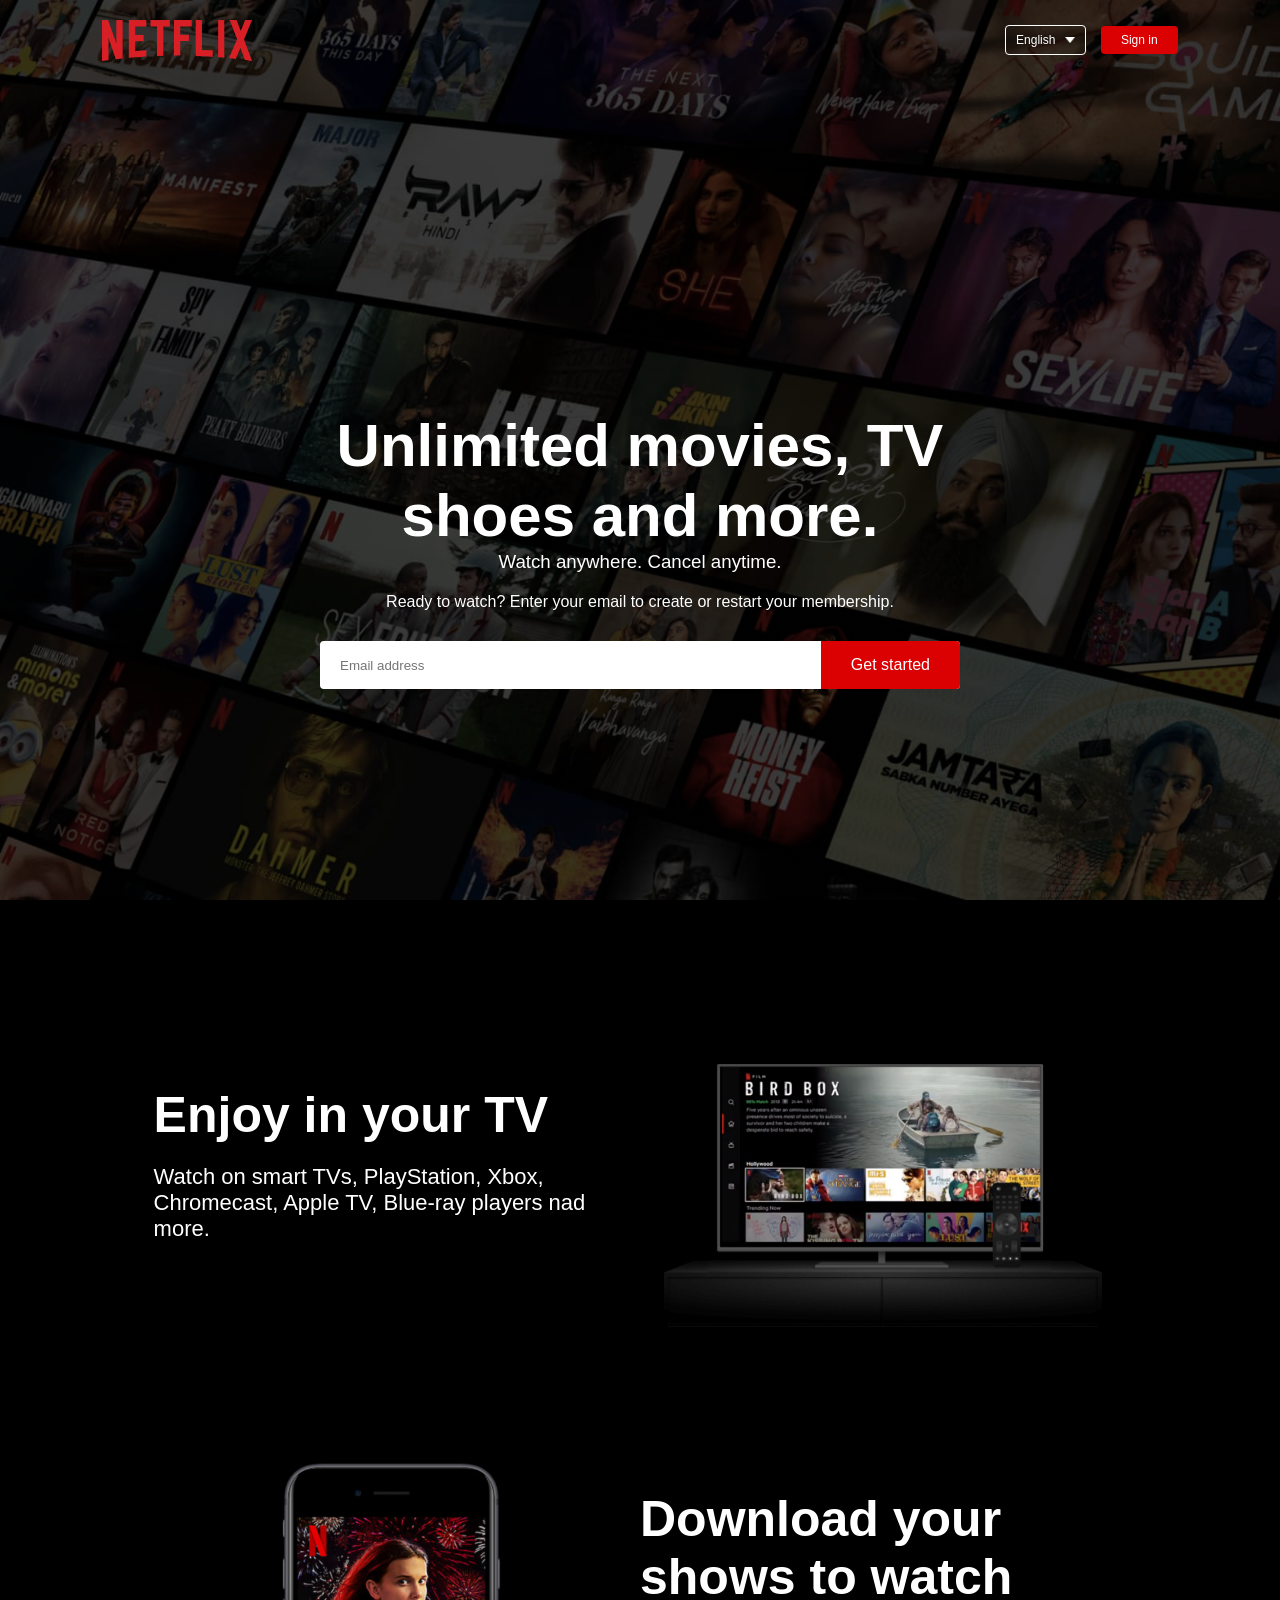
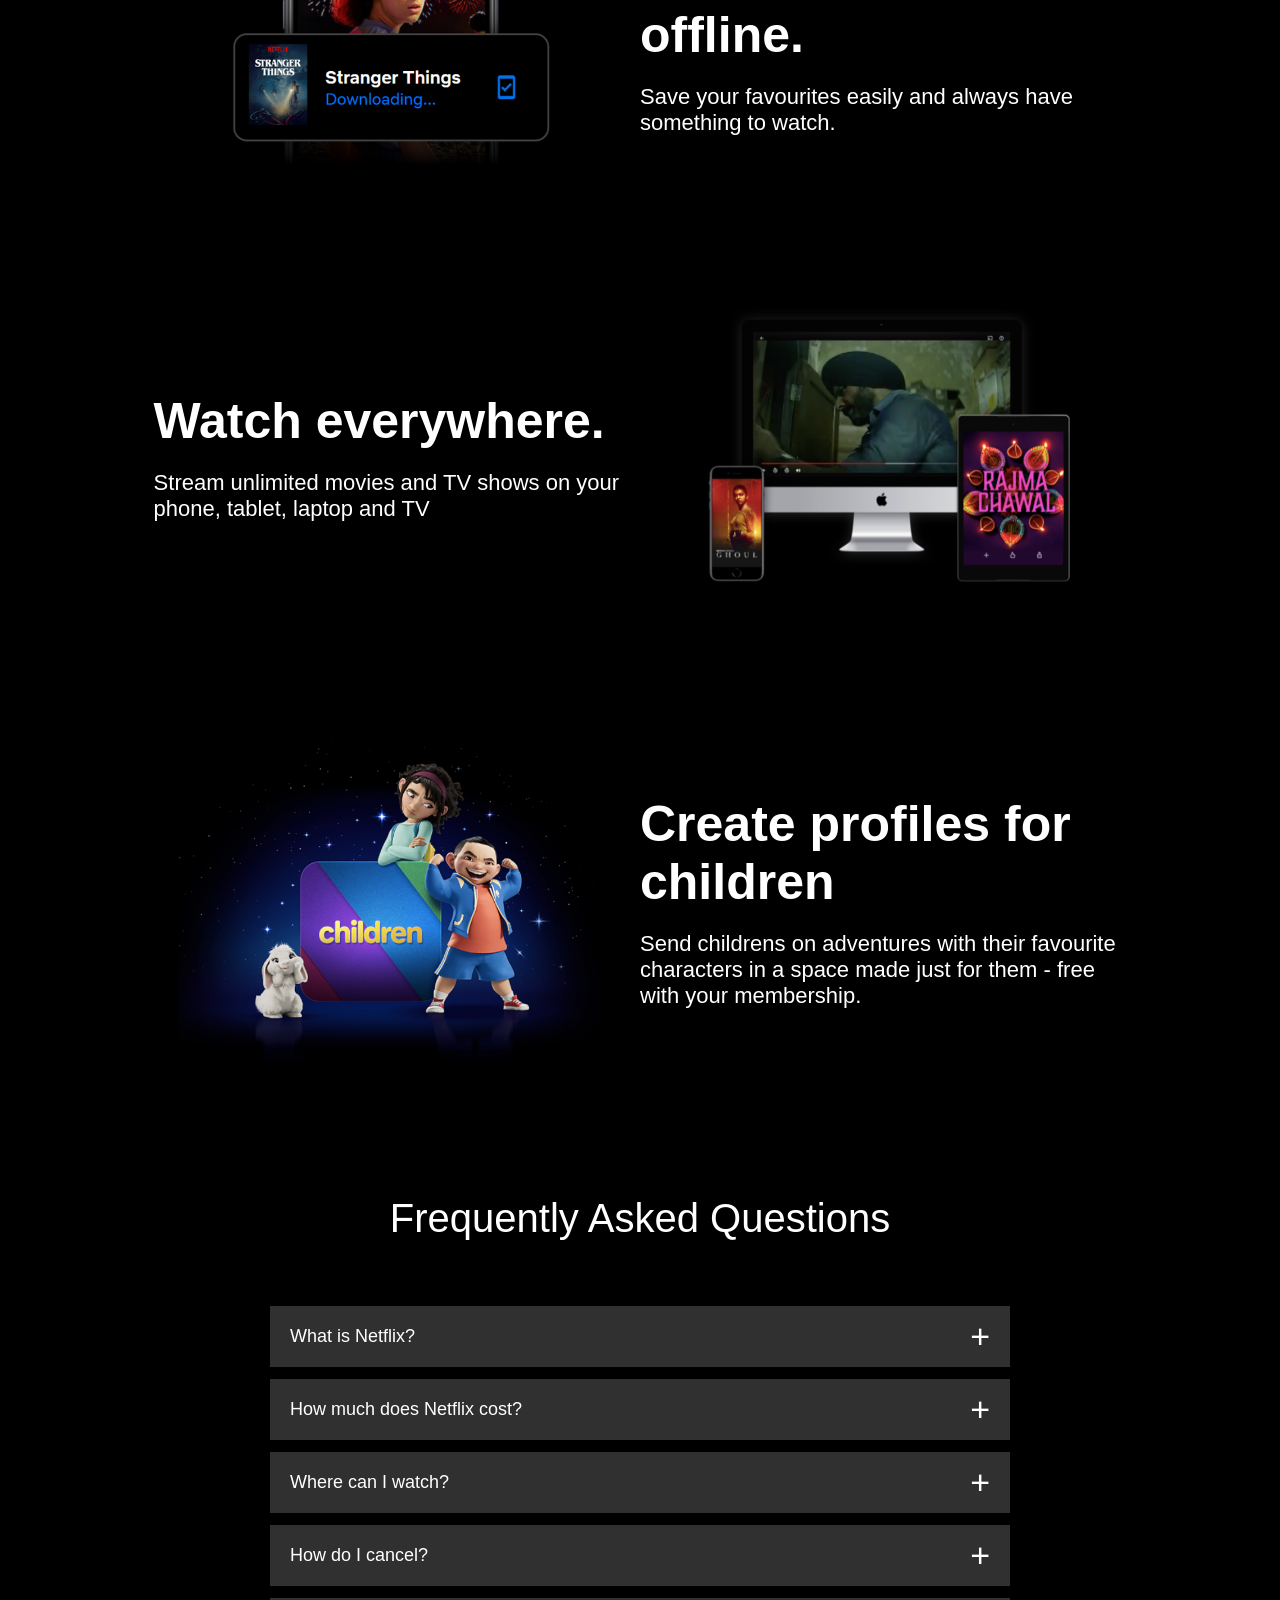
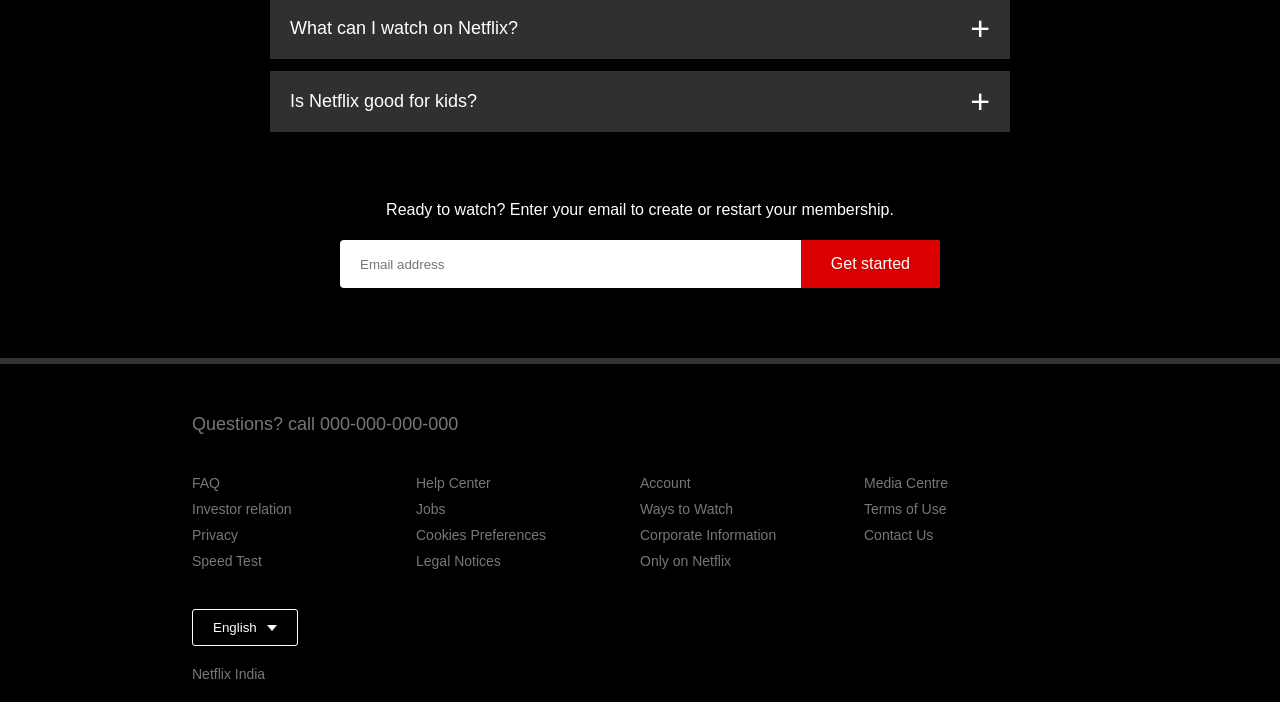
<file: Netflix-clone/index.html>
<!DOCTYPE html>
<html lang="en">

<head>
    <meta charset="UTF-8">
    <meta name="viewport" content="width=device-width, initial-scale=1.0">
    <title>Netflix Clone</title>
    <link rel="stylesheet" href="style.css">
</head>

<body>

    <div class="header">
        <nav>
            <img src="images/logo.png" class="logo">
            <div>
                <button class="language-btn">English <img src="images/down-icon.png"></button>
                <button>Sign in</button>
            </div>
        </nav>
        <div class="header-content">
            <h1>Unlimited movies, TV shoes and more.</h1>
            <h3>Watch anywhere. Cancel anytime.</h3>
            <p>Ready to watch? Enter your email to create or restart your membership.</p>
            <form class="email-signup">
                <input type="email" placeholder="Email address" required>
                <button type="submit">Get started</button>
            </form>
        </div>
    </div>

    <div class="features">
        <div class="row">
            <div class="text-col">
                <h2>Enjoy in your TV</h2>
                <p>Watch on smart TVs, PlayStation, Xbox, Chromecast, Apple TV, Blue-ray players nad more.</p>
            </div>
            <div class="img-col">
                <img src="images/feature-1.png">
            </div>
        </div>
        <div class="row">
            <div class="img-col">
                <img src="images/feature-2.png">
            </div>
            <div class="text-col">
                <h2>Download your shows to watch offline.</h2>
                <p>Save your favourites easily and always have something to watch.</p>
            </div>
        </div>
        <div class="row">
            <div class="text-col">
                <h2>Watch everywhere.</h2>
                <p>Stream unlimited movies and TV shows on your phone, tablet, laptop and TV</p>
            </div>
            <div class="img-col">
                <img src="images/feature-3.png">
            </div>
        </div>
        <div class="row">
            <div class="img-col">
                <img src="images/feature-4.png">
            </div>
            <div class="text-col">
                <h2>Create profiles for children </h2>
                <p>Send childrens on adventures with their favourite characters in a space made just for them - free
                    with your membership.</p>
            </div>
        </div>
    </div>

    <div class="faq">
        <h2>Frequently Asked Questions</h2>
        <ul class="accordion">
            <li>
                <input type="radio" name="accordion" id="first">
                <label for="first">What is Netflix?</label>
                <div class="content">
                    <p>Lorem, ipsum dolor sit amet consectetur adipisicing elit. Deleniti et culpa, eius rerum possimus
                        provident accusantium nulla aliquid explicabo in! Aliquam, illo. Minus odit tempora, commodi
                        beatae voluptate quidem enim?</p>
                </div>
            </li>
            <li>
                <input type="radio" name="accordion" id="second">
                <label for="second">How much does Netflix cost?</label>
                <div class="content">
                    <p>Lorem ipsum dolor sit amet consectetur adipisicing elit. Labore ad architecto rerum, doloribus
                        inventore consectetur, voluptatem tenetur eveniet iure minima quia hic tempore harum laborum
                        officiis delectus itaque numquam pariatur.</p>
                </div>
            </li>
            <li>
                <input type="radio" name="accordion" id="third">
                <label for="third">Where can I watch?</label>
                <div class="content">
                    <p>Lorem ipsum dolor sit amet consectetur adipisicing elit. Numquam eius nam nemo reiciendis eveniet
                        tenetur odit, sint nostrum ratione id quas ea omnis possimus consequuntur natus laborum minus
                        maxime error.</p>
                </div>
            </li>
            <li>
                <input type="radio" name="accordion" id="fourth">
                <label for="fourth">How do I cancel?</label>
                <div class="content">
                    <p>Lorem ipsum dolor sit amet consectetur adipisicing elit. Quisquam nam deserunt laudantium quis
                        voluptatibus quo tempora. Sed ut eum, facere amet reiciendis labore alias vitae, nobis libero
                        animi cupiditate inventore!</p>
                </div>
            </li>
            <li>
                <input type="radio" name="accordion" id="fifth">
                <label for="fifth">What can I watch on Netflix?</label>
                <div class="content">
                    <p>Lorem ipsum dolor sit amet consectetur adipisicing elit. Quisquam eos omnis veritatis, rem
                        consequatur minus error officiis iure id! Expedita doloribus cumque officia impedit facere odit
                        voluptatem eaque tempora facilis?</p>
                </div>
            </li>
            <li>
                <input type="radio" name="accordion" id="sixth">
                <label for="sixth">Is Netflix good for kids?</label>
                <div class="content">
                    <p>Lorem ipsum dolor, sit amet consectetur adipisicing elit. Vitae suscipit doloribus deserunt
                        architecto iusto ut voluptates ipsa in eos sint quibusdam distinctio voluptatibus, repellat,
                        reiciendis tempore natus doloremque dicta. Eveniet!</p>
                </div>
            </li>
        </ul>

        <small>
            Ready to watch? Enter your email to create or restart your membership.
        </small>
        <form class="email-signup">
            <input type="email" placeholder="Email address" required>
            <button type="submit">Get started</button>
        </form>
    </div>

    <div class="footer">
        <h2>Questions? call 000-000-000-000</h2>

        <div class="row">
            <div class="col">
                <a href="#">FAQ</a>
                <a href="#">Investor relation</a>
                <a href="#">Privacy</a>
                <a href="#">Speed Test</a>
            </div>
            <div class="col">
                <a href="#">Help Center</a>
                <a href="#">Jobs</a>
                <a href="#">Cookies Preferences</a>
                <a href="#">Legal Notices</a>
            </div>
            <div class="col">
                <a href="#">Account</a>
                <a href="#">Ways to Watch</a>
                <a href="#">Corporate Information</a>
                <a href="#">Only on Netflix</a>
            </div>
            <div class="col">
                <a href="#">Media Centre</a>
                <a href="#">Terms of Use</a>
                <a href="#">Contact Us</a>
            </div>
        </div>
        <button class="language-btn">English <img src="images/down-icon.png"></button>
        <p class="copyright-txt">Netflix India</p>
    </div>

</body>

</html>
</file>
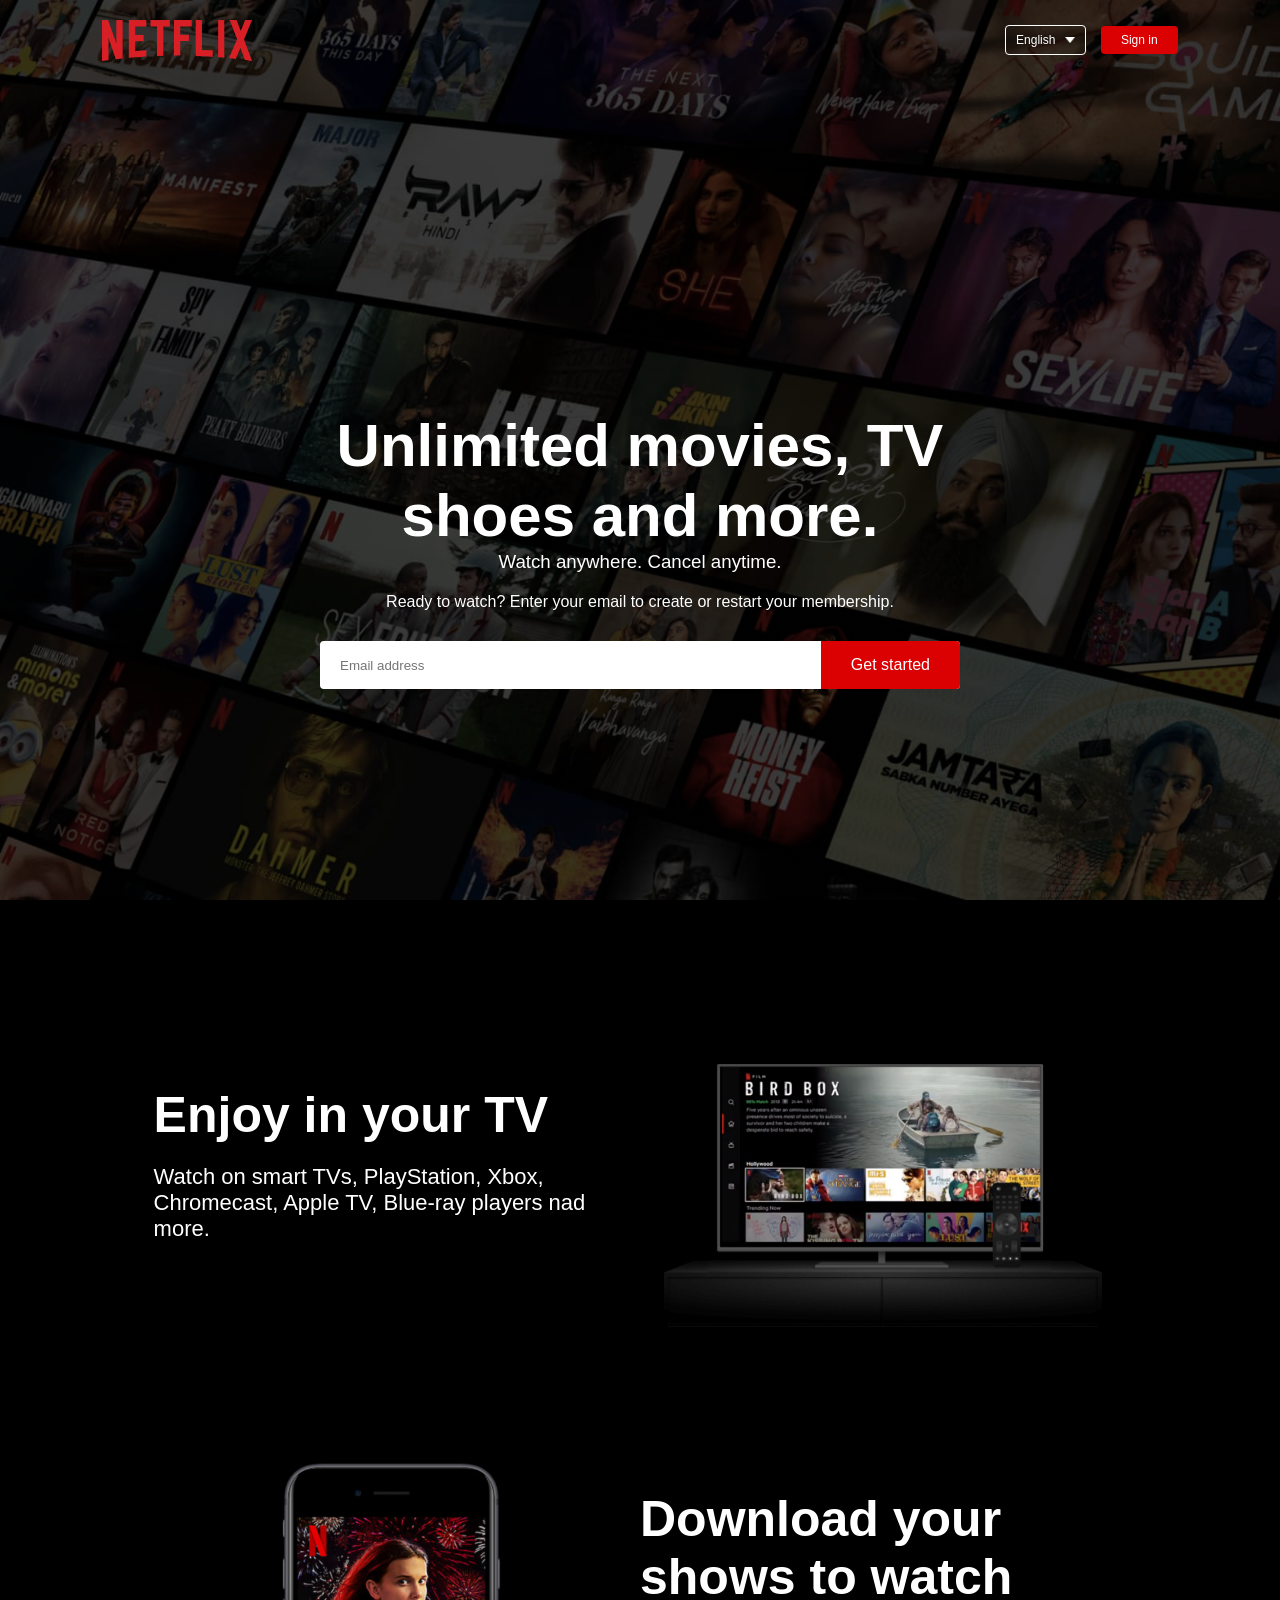
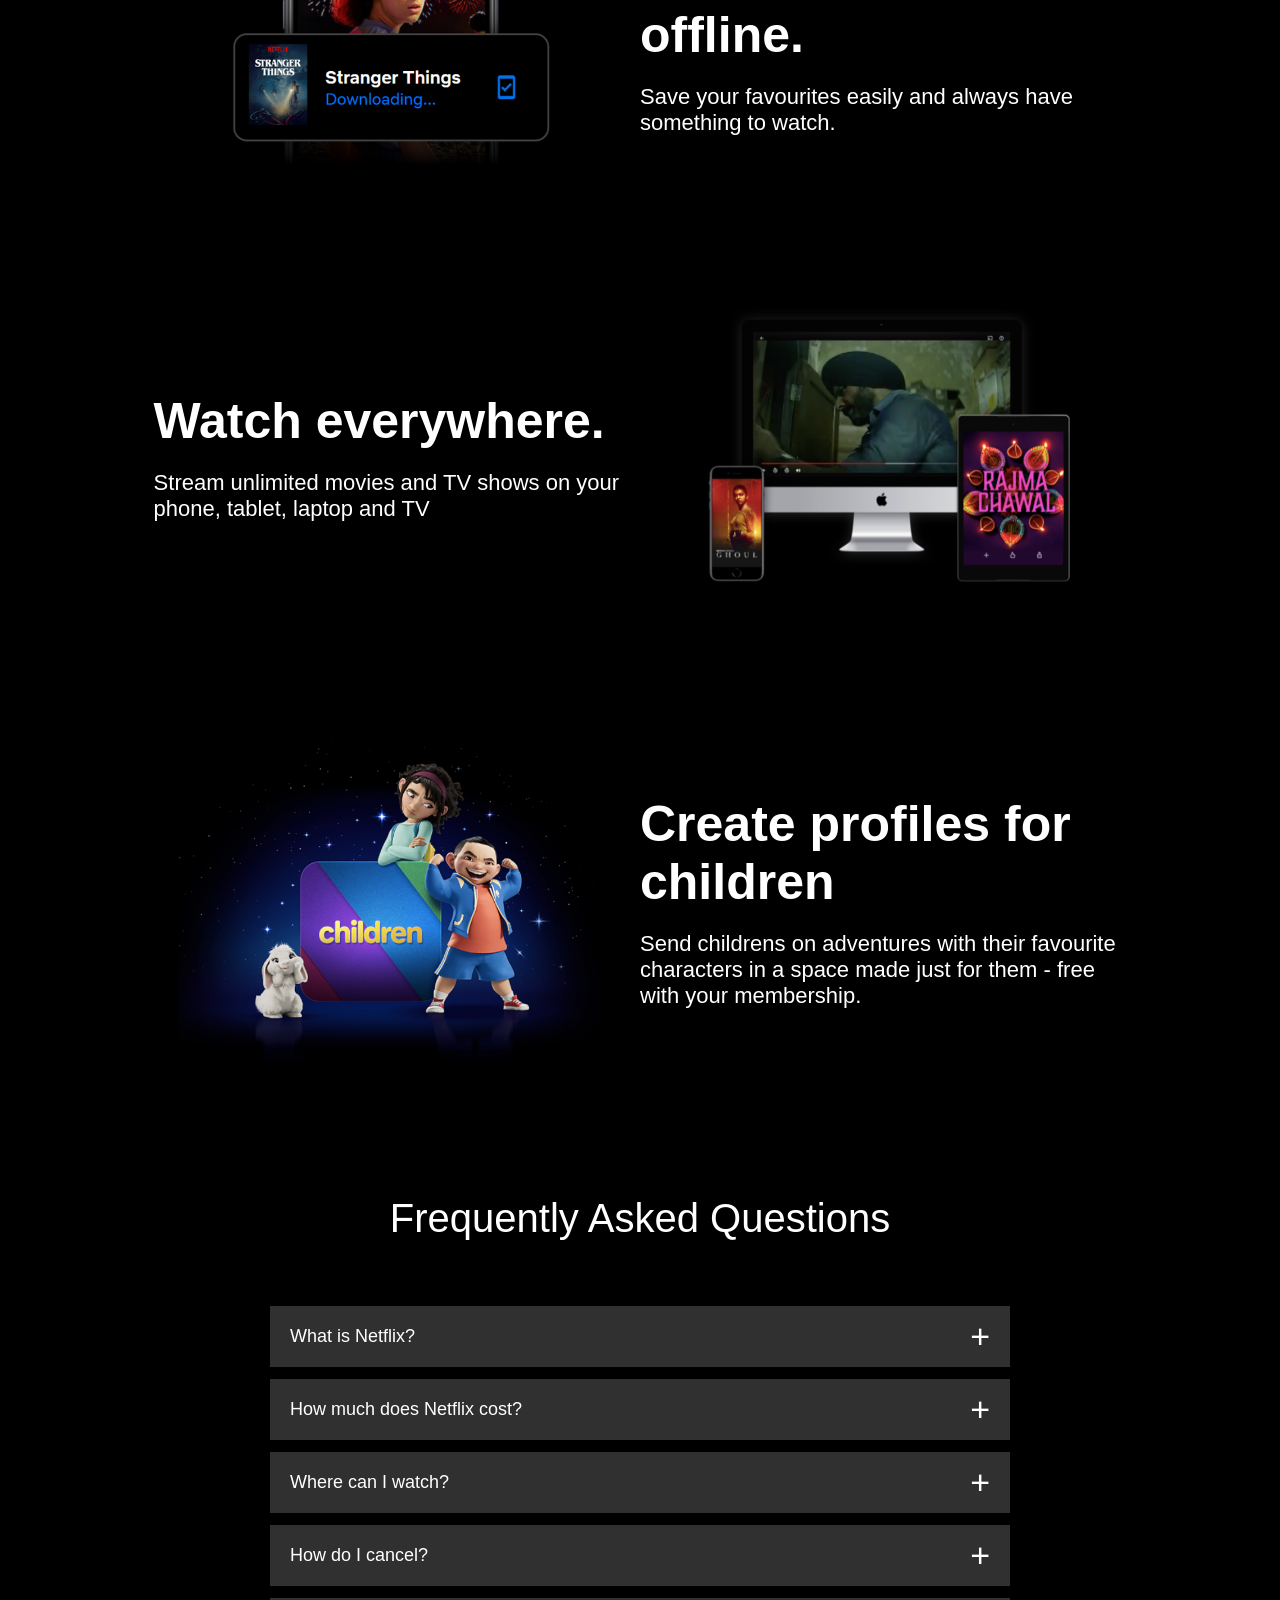
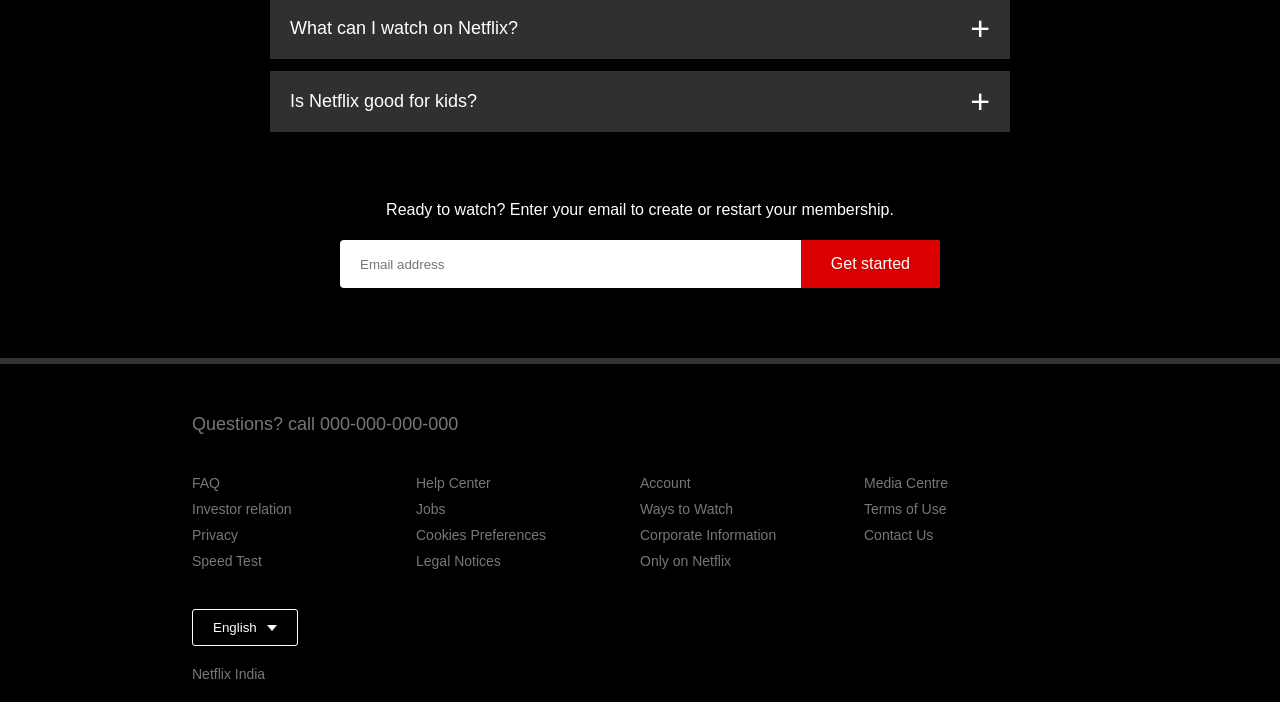
<file: HTML-CSS/3_Netflix-clone/index.html>
<!doctype html>
<html lang="en">
  <head>
    <meta charset="UTF-8" />
    <meta name="viewport" content="width=device-width, initial-scale=1.0" />
    <title>Netflix Clone</title>
    <link rel="stylesheet" href="style.css" />
  </head>

  <body>
    <div class="header">
      <nav>
        <img src="images/logo.png" class="logo" />
        <div>
          <button class="language-btn">
            English <img src="images/down-icon.png" />
          </button>
          <button>Sign in</button>
        </div>
      </nav>
      <div class="header-content">
        <h1>Unlimited movies, TV shoes and more.</h1>
        <h3>Watch anywhere. Cancel anytime.</h3>
        <p>
          Ready to watch? Enter your email to create or restart your membership.
        </p>
        <form class="email-signup">
          <input type="email" placeholder="Email address" required />
          <button type="submit">Get started</button>
        </form>
      </div>
    </div>

    <div class="features">
      <div class="row">
        <div class="text-col">
          <h2>Enjoy in your TV</h2>
          <p>
            Watch on smart TVs, PlayStation, Xbox, Chromecast, Apple TV,
            Blue-ray players nad more.
          </p>
        </div>
        <div class="img-col">
          <img src="images/feature-1.png" />
        </div>
      </div>
      <div class="row">
        <div class="img-col">
          <img src="images/feature-2.png" />
        </div>
        <div class="text-col">
          <h2>Download your shows to watch offline.</h2>
          <p>Save your favourites easily and always have something to watch.</p>
        </div>
      </div>
      <div class="row">
        <div class="text-col">
          <h2>Watch everywhere.</h2>
          <p>
            Stream unlimited movies and TV shows on your phone, tablet, laptop
            and TV
          </p>
        </div>
        <div class="img-col">
          <img src="images/feature-3.png" />
        </div>
      </div>
      <div class="row">
        <div class="img-col">
          <img src="images/feature-4.png" />
        </div>
        <div class="text-col">
          <h2>Create profiles for children</h2>
          <p>
            Send childrens on adventures with their favourite characters in a
            space made just for them - free with your membership.
          </p>
        </div>
      </div>
    </div>

    <div class="faq">
      <h2>Frequently Asked Questions</h2>
      <ul class="accordion">
        <li>
          <input type="radio" name="accordion" id="first" />
          <label for="first">What is Netflix?</label>
          <div class="content">
            <p>
              Lorem, ipsum dolor sit amet consectetur adipisicing elit. Deleniti
              et culpa, eius rerum possimus provident accusantium nulla aliquid
              explicabo in! Aliquam, illo. Minus odit tempora, commodi beatae
              voluptate quidem enim?
            </p>
          </div>
        </li>
        <li>
          <input type="radio" name="accordion" id="second" />
          <label for="second">How much does Netflix cost?</label>
          <div class="content">
            <p>
              Lorem ipsum dolor sit amet consectetur adipisicing elit. Labore ad
              architecto rerum, doloribus inventore consectetur, voluptatem
              tenetur eveniet iure minima quia hic tempore harum laborum
              officiis delectus itaque numquam pariatur.
            </p>
          </div>
        </li>
        <li>
          <input type="radio" name="accordion" id="third" />
          <label for="third">Where can I watch?</label>
          <div class="content">
            <p>
              Lorem ipsum dolor sit amet consectetur adipisicing elit. Numquam
              eius nam nemo reiciendis eveniet tenetur odit, sint nostrum
              ratione id quas ea omnis possimus consequuntur natus laborum minus
              maxime error.
            </p>
          </div>
        </li>
        <li>
          <input type="radio" name="accordion" id="fourth" />
          <label for="fourth">How do I cancel?</label>
          <div class="content">
            <p>
              Lorem ipsum dolor sit amet consectetur adipisicing elit. Quisquam
              nam deserunt laudantium quis voluptatibus quo tempora. Sed ut eum,
              facere amet reiciendis labore alias vitae, nobis libero animi
              cupiditate inventore!
            </p>
          </div>
        </li>
        <li>
          <input type="radio" name="accordion" id="fifth" />
          <label for="fifth">What can I watch on Netflix?</label>
          <div class="content">
            <p>
              Lorem ipsum dolor sit amet consectetur adipisicing elit. Quisquam
              eos omnis veritatis, rem consequatur minus error officiis iure id!
              Expedita doloribus cumque officia impedit facere odit voluptatem
              eaque tempora facilis?
            </p>
          </div>
        </li>
        <li>
          <input type="radio" name="accordion" id="sixth" />
          <label for="sixth">Is Netflix good for kids?</label>
          <div class="content">
            <p>
              Lorem ipsum dolor, sit amet consectetur adipisicing elit. Vitae
              suscipit doloribus deserunt architecto iusto ut voluptates ipsa in
              eos sint quibusdam distinctio voluptatibus, repellat, reiciendis
              tempore natus doloremque dicta. Eveniet!
            </p>
          </div>
        </li>
      </ul>

      <small>
        Ready to watch? Enter your email to create or restart your membership.
      </small>
      <form class="email-signup">
        <input type="email" placeholder="Email address" required />
        <button type="submit">Get started</button>
      </form>
    </div>

    <div class="footer">
      <h2>Questions? call 000-000-000-000</h2>

      <div class="row">
        <div class="col">
          <a href="#">FAQ</a>
          <a href="#">Investor relation</a>
          <a href="#">Privacy</a>
          <a href="#">Speed Test</a>
        </div>
        <div class="col">
          <a href="#">Help Center</a>
          <a href="#">Jobs</a>
          <a href="#">Cookies Preferences</a>
          <a href="#">Legal Notices</a>
        </div>
        <div class="col">
          <a href="#">Account</a>
          <a href="#">Ways to Watch</a>
          <a href="#">Corporate Information</a>
          <a href="#">Only on Netflix</a>
        </div>
        <div class="col">
          <a href="#">Media Centre</a>
          <a href="#">Terms of Use</a>
          <a href="#">Contact Us</a>
        </div>
      </div>
      <button class="language-btn">
        English <img src="images/down-icon.png" />
      </button>
      <p class="copyright-txt">Netflix India</p>
    </div>
  </body>
</html>
</file>
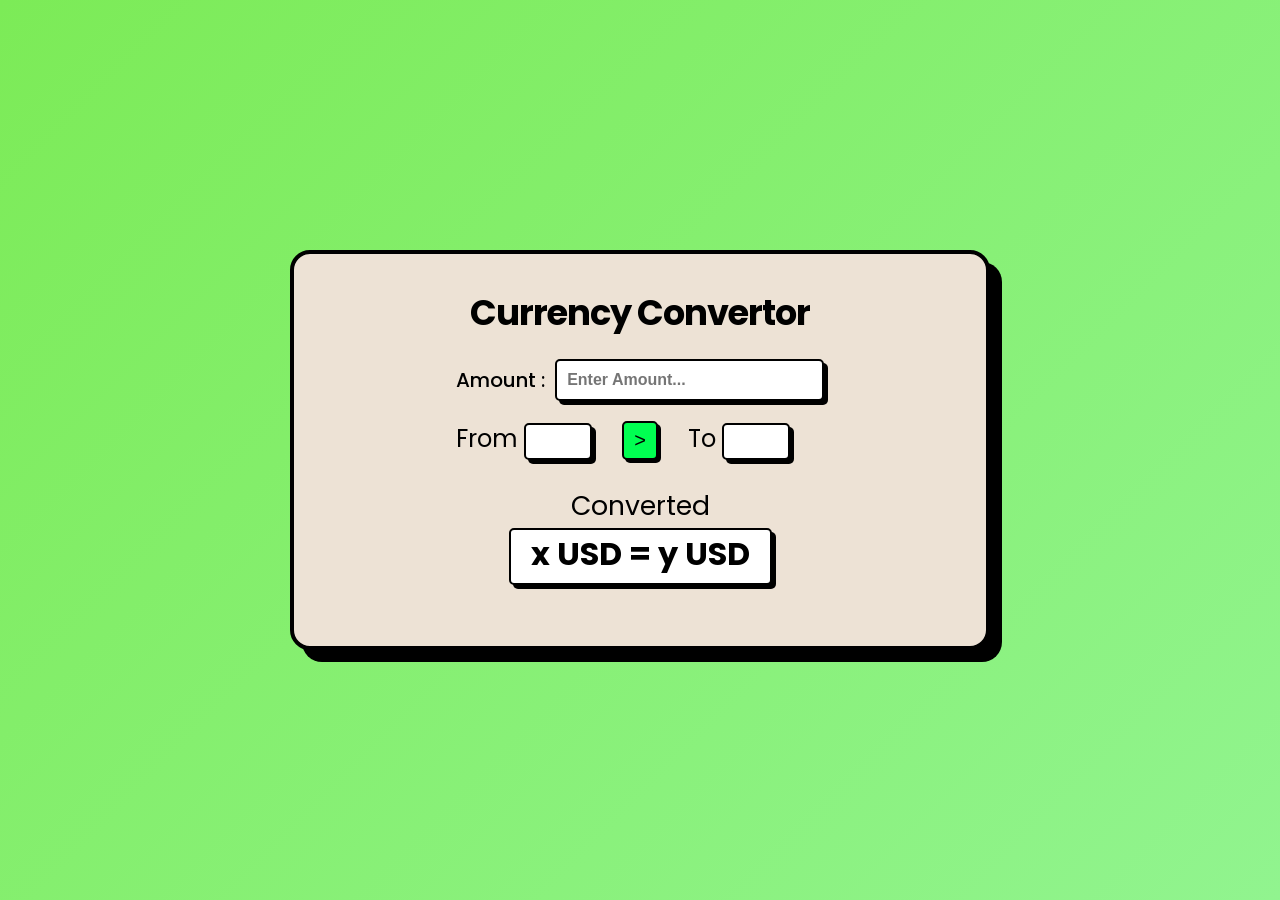
<file: JAVA-SCRIPT/Currency-Convertor/index.html>
<!doctype html>
<html lang="en">
  <head>
    <meta charset="UTF-8" />
    <meta name="viewport" content="width=device-width, initial-scale=1.0" />
    <title>Currency Convertor</title>
    <link rel="stylesheet" href="style.css" />
  </head>
  <body>
    <div class="container" id="container">
      <h1>Currency Convertor</h1>

      <div class="conversion-form">
        <form id="currency-form">
          <div class="from-amount">
            <label for="from-input">Amount :</label>
            <input
              type="number"
              id="from-input"
              placeholder="Enter Amount..."
              required
            />
          </div>

          <div class="convertor">
            <div class="from-container">
              <label for="from-dropdown">From</label>
              <select id="from-dropdown"></select>
            </div>

            <button type="submit" id="submit-btn">></button>

            <div class="to-container">
              <label for="to-dropdown">To</label>
              <select id="to-dropdown"></select>
            </div>
          </div>
        </form>

        <div class="converted-amount">
          <small>Converted</small>
          <h4><span id="converted">x USD = y USD</span></h4>
        </div>
      </div>
    </div>

    <script src="script.js"></script>
  </body>
</html>
</file>
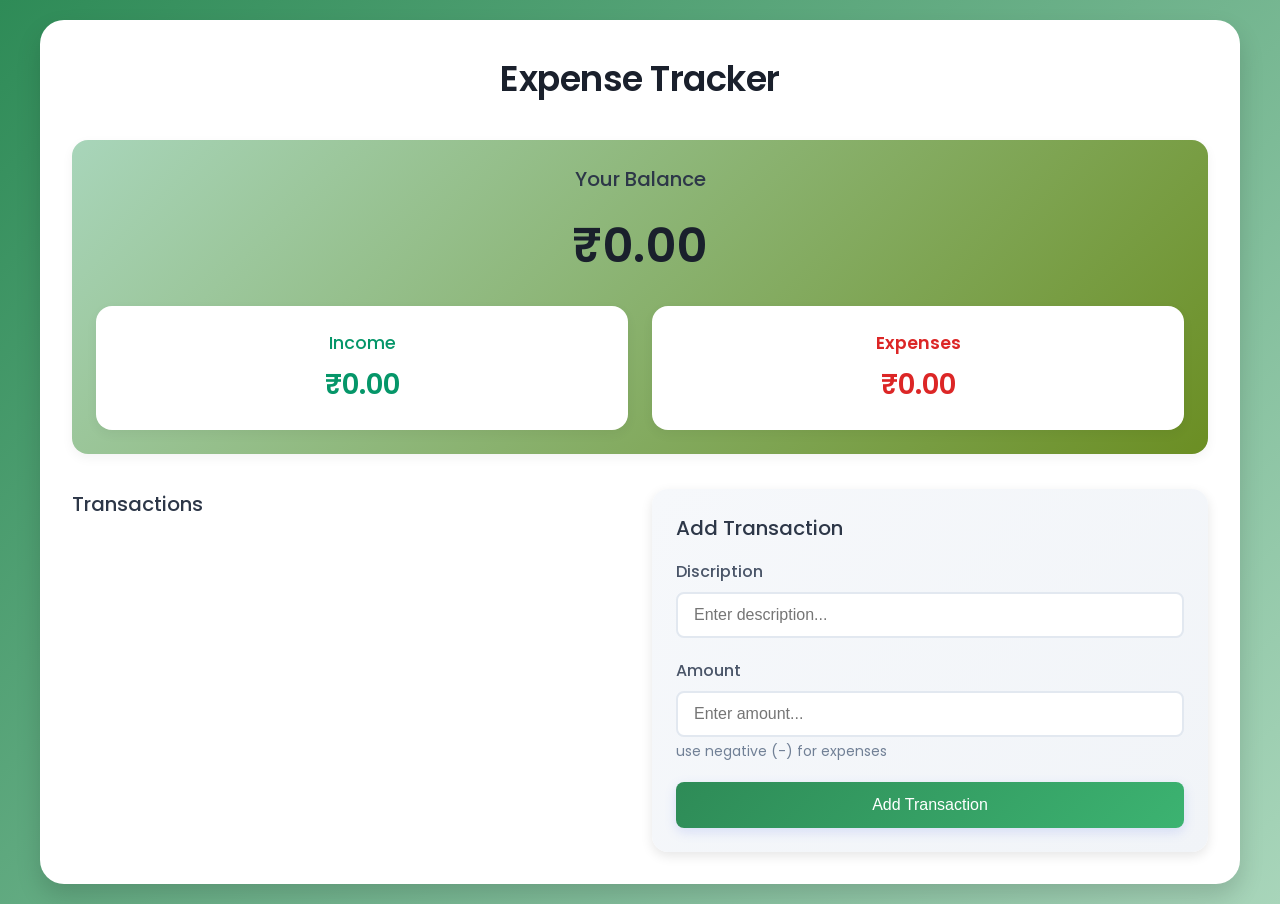
<file: JAVA-SCRIPT/Expense-Tracker/index.html>
<!doctype html>
<html lang="en">
  <head>
    <meta charset="UTF-8" />
    <meta name="viewport" content="width=device-width, initial-scale=1.0" />
    <title>Expense Tracker</title>
    <link rel="stylesheet" href="style.css" />
    <link
      href="https://fonts.googleapis.com/css?family=Poppins:100,100italic,200,200italic,300,300italic,regular,italic,500,500italic,600,600italic,700,700italic,800,800italic,900,900italic"
      rel="stylesheet"
    />
  </head>
  <body>
    <div class="container">
      <h1>Expense Tracker</h1>

      <div class="balance-container">
        <h2>Your Balance</h2>
        <h1 id="balance">₹0.00</h1>

        <div class="summary">
          <div class="income">
            <h3>Income</h3>
            <p id="income-amount">₹0.00</p>
          </div>
          <div class="expenses">
            <h3>Expenses</h3>
            <p id="expense-amount">₹0.00</p>
          </div>
        </div>
      </div>

      <div class="main-content">
        <div class="transaction-container">
          <h2>Transactions</h2>
          <ul id="transaction-list"></ul>
        </div>
        <div class="form-container">
          <h2>Add Transaction</h2>

          <form id="transaction-form">
            <div class="form-group">
              <label for="description">Discription</label>
              <input
                type="text"
                id="description"
                placeholder="Enter description..."
                required
              />
            </div>

            <div class="form-group">
              <label for="amount">Amount</label>
              <input
                type="number"
                id="amount"
                placeholder="Enter amount..."
                required
              />
              <small>use negative (-) for expenses</small>
            </div>

            <button type="submit">Add Transaction</button>
          </form>
        </div>
      </div>
    </div>

    <script src="script.js"></script>
  </body>
</html>
</file>
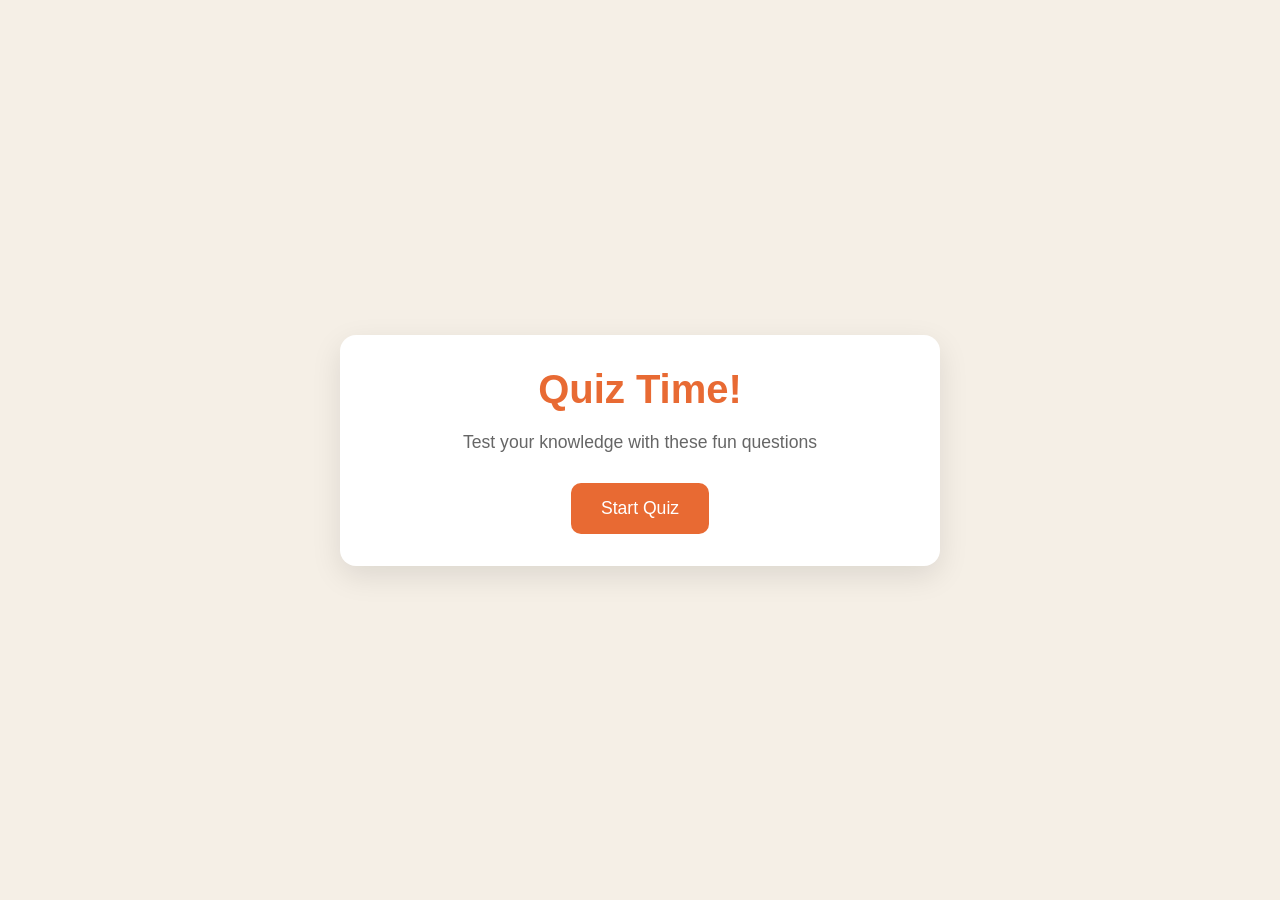
<file: JAVA-SCRIPT/Quiz-Game/index.html>
<!doctype html>
<html lang="en">
  <head>
    <meta charset="UTF-8" />
    <meta name="viewport" content="width=device-width, initial-scale=1.0" />
    <title>Quiz Game</title>
    <link rel="stylesheet" href="style.css" />
  </head>
  <body>
    <div class="container">
      <div class="screen active" id="start-screen">
        <h1>Quiz Time!</h1>
        <p>Test your knowledge with these fun questions</p>
        <button id="start-btn">Start Quiz</button>
      </div>

      <div class="screen" id="quiz-screen">
        <div class="quiz-header">
          <h2 id="question-text">Question goes here</h2>
          <div class="quiz-info">
            <p>
              Question <span id="current-question">1</span> of
              <span id="total-questions">5</span>
            </p>

            <p>Score: <span id="score">0</span></p>
          </div>
        </div>
        <div id="answers-container" class="answers-container"></div>

        <div class="progress-bar">
          <div id="progress" class="progress"></div>
        </div>
      </div>

      <div id="result-screen" class="screen">
        <h1>Quiz Results</h1>
        <div class="result-info">
          <p>
            You scored <span id="final-score">0</span> out of
            <span id="max-score">5</span>
          </p>
          <div id="result-message">Good job!</div>
        </div>
        <button id="restart-btn">Restart Quiz</button>
      </div>
    </div>

    <script src="script.js"></script>
  </body>
</html>
</file>
<file: Netflix-clone/style.css>
*{
    margin: 0;
    padding: 0;
    font-family: 'Poppins', sans-serif;
    box-sizing: border-box;
}

body{
    background: #000;
    color: #fff;
}

.header{
    width: 100%;
    height: 100vh;
    background-image: linear-gradient(rgba(0,0,0,0.7), rgba(0,0,0,0.7)), url(images/header-image.png);
    background-size: cover;
    background-position: center;
    padding: 10px 8%;
    position: relative;
}

nav{
    display: flex;
    align-items: center;
    justify-content: space-between;
    padding: 10px 0; 
}

.logo{
    width: 150px;
    cursor: pointer;
}

nav button{
    border: 0;
    outline: 0;
    background: #db0001;
    color: #fff;
    padding: 7px 20px;
    font-size: 12px;
    border-radius: 4px;
    margin-left: 10px;
    cursor: pointer;
}

.language-btn{
    display: inline-flex;
    align-items: center;
    background: transparent;
    border: 1px solid #fff;
    padding: 7px 10px;
}

.language-btn img {
    width: 10px;
    margin-left: 10px;
}

.header-content{
    position: absolute;
    top: 50%;
    left: 50%;
    transform: translate(-50%, -50%);
    text-align: center;
    margin-top: 100px;
}

.header-content h1{
    font-size: 60px;
    line-height: 70px;
    font-weight: 600;
    max-width: 650px;
}

.header-content h3{
    font-weight: 400;
    margin-bottom: 20px;
}

.email-signup{
    background: #fff;
    border-radius: 4px;
    display: flex;
    align-items: center;
    margin-top: 30px;
    overflow: hidden;
}

.email-signup input{
    flex: 1;
    border: 0;
    outline: 0;
    margin-left: 20px;
}

.email-signup button{
    background: #db0001;
    border: 0;
    outline: 0;
    color: #fff;
    font-size: 16px;
    cursor: pointer;
    padding: 15px 30px;
}

.features {
    padding: 50px 12%;
    font-size: 22px;
}

.row {
    display: flex;
    width: 100%;
    align-items: center;
    flex-wrap: wrap;
    padding: 50px 0;
}

.text-col {
    flex-basis: 50%;
    margin-bottom: 20px;
}

.img-col {
    flex-basis: 50%;
    margin-bottom: 20px;
}

.img-col img {
    display: block;
    width: 90%;
    margin: auto;
}

.features h2 {
    font-size: 50px;
    font-weight: 600;
    margin-bottom: 20px;
}

.faq {
    padding: 10px 12%;
    text-align: center;
    font-size: 18px;
}

.faq h2 {
    font-weight: 500;
    font-size: 40px;
}

.accordion {
    margin: 60px auto;
    width: 100%;
    max-width: 750px;
}

.accordion li {
    list-style: none;
    width: 100%;
    padding: 5px;
}

.accordion li label {
    display: flex;
    align-items: center;
    padding: 20px;
    font-size: 18px;
    font-weight: 500;
    background: #303030;
    margin-bottom: 2px;
    cursor: pointer;
    position: relative;
}

label::after {
    content: '+';
    font-size: 34px;
    position: absolute;
    right: 20px;
    transition: transform 0.5s;
}

input[type="radio"]{
    display: none;
}

.accordion .content {
    background: #303030;
    text-align: left;
    padding: 0 20px;
    max-height: 0;
    overflow: hidden;
    transition: max-height 0.5s, padding 0.5s;
}

.accordion input[type="radio"]:checked + label + .content {
    max-height: 600px;
    padding: 30px 20px;
}

.accordion input[type="radio"]:checked + label::after{
    transform: rotate(135deg);
}

.faq .email-signup {
    max-width: 600px;
    margin: 20px auto 60px;
}

.faq small{
    font-size: 16px;
}

.footer {
    padding: 50px 15% 10px;
    border-top: 6px solid #333;
    color: #777;
}

.footer h2{
    font-size: 18px;
    font-weight: 400;
    margin-bottom: 30px;
}

.footer .col {
    flex-basis: 25%;
    flex-grow: 1;
    margin-bottom: 20px;
}

.footer .col a {
    display: block;
    text-decoration: none;
    color: #777;
    font-size: 14px;
    margin-bottom: 10px;
}

.footer .row {
    align-items: flex-start;
    padding: 10px 0;
}

.footer .language-btn {
    color: #fff;
    padding: 10px 20px;
    border-radius: 3px;
}

.copyright-txt {
    font-size: 14px;
    margin-top: 20px;
    margin-bottom: 10px;
}

@media only screen and (max-width: 600px) {
    .logo {
        width: 100px;
    }
    nav button {
        padding: 5px 10px;
    }
    nav .language-btn {
        padding: 4px 8px;
    }

    .header-content{
        position: unset;
        transform: none;
        padding-top: 150px;
    }
    .header-content h1{
        font-size: 30px;
    }
    .email-signup button {
        font-size: 12px;
        padding: 10px 15px;
    }

    .text-col, .img-col{
        flex-basis: 100%;
    }
    .features h2{
        font-size: 30px;
    }
    .features p{
        font-size: 15px;
    }
    .row:nth-child(2), .row:nth-child(4) {
        flex-direction: column-reverse;
    }
    .features .row {
        padding: 10px 0;
    }

    .faq h2{
        font-size: 20px;
    }
    .accordion .content{
        font-size: 14px;
    }
    .accordion li label{
        padding: 10px;
        font-size: 14px;
    }
    label::after{
        font-size: 22px;
    }
}
</file>
<file: HTML-CSS/3_Netflix-clone/style.css>
* {
  margin: 0;
  padding: 0;
  font-family: "Poppins", sans-serif;
  box-sizing: border-box;
}

body {
  background: #000;
  color: #fff;
}

.header {
  width: 100%;
  height: 100vh;
  background-image:
    linear-gradient(rgba(0, 0, 0, 0.7), rgba(0, 0, 0, 0.7)),
    url(images/header-image.png);
  background-size: cover;
  background-position: center;
  padding: 10px 8%;
  position: relative;
}

nav {
  display: flex;
  align-items: center;
  justify-content: space-between;
  padding: 10px 0;
}

.logo {
  width: 150px;
  cursor: pointer;
}

nav button {
  border: 0;
  outline: 0;
  background: #db0001;
  color: #fff;
  padding: 7px 20px;
  font-size: 12px;
  border-radius: 4px;
  margin-left: 10px;
  cursor: pointer;
}

.language-btn {
  display: inline-flex;
  align-items: center;
  background: transparent;
  border: 1px solid #fff;
  padding: 7px 10px;
}

.language-btn img {
  width: 10px;
  margin-left: 10px;
}

.header-content {
  position: absolute;
  top: 50%;
  left: 50%;
  transform: translate(-50%, -50%);
  text-align: center;
  margin-top: 100px;
}

.header-content h1 {
  font-size: 60px;
  line-height: 70px;
  font-weight: 600;
  max-width: 650px;
}

.header-content h3 {
  font-weight: 400;
  margin-bottom: 20px;
}

.email-signup {
  background: #fff;
  border-radius: 4px;
  display: flex;
  align-items: center;
  margin-top: 30px;
  overflow: hidden;
}

.email-signup input {
  flex: 1;
  border: 0;
  outline: 0;
  margin-left: 20px;
}

.email-signup button {
  background: #db0001;
  border: 0;
  outline: 0;
  color: #fff;
  font-size: 16px;
  cursor: pointer;
  padding: 15px 30px;
}

.features {
  padding: 50px 12%;
  font-size: 22px;
}

.row {
  display: flex;
  width: 100%;
  align-items: center;
  flex-wrap: wrap;
  padding: 50px 0;
}

.text-col {
  flex-basis: 50%;
  margin-bottom: 20px;
}

.img-col {
  flex-basis: 50%;
  margin-bottom: 20px;
}

.img-col img {
  display: block;
  width: 90%;
  margin: auto;
}

.features h2 {
  font-size: 50px;
  font-weight: 600;
  margin-bottom: 20px;
}

.faq {
  padding: 10px 12%;
  text-align: center;
  font-size: 18px;
}

.faq h2 {
  font-weight: 500;
  font-size: 40px;
}

.accordion {
  margin: 60px auto;
  width: 100%;
  max-width: 750px;
}

.accordion li {
  list-style: none;
  width: 100%;
  padding: 5px;
}

.accordion li label {
  display: flex;
  align-items: center;
  padding: 20px;
  font-size: 18px;
  font-weight: 500;
  background: #303030;
  margin-bottom: 2px;
  cursor: pointer;
  position: relative;
}

label::after {
  content: "+";
  font-size: 34px;
  position: absolute;
  right: 20px;
  transition: transform 0.5s;
}

input[type="radio"] {
  display: none;
}

.accordion .content {
  background: #303030;
  text-align: left;
  padding: 0 20px;
  max-height: 0;
  overflow: hidden;
  transition:
    max-height 0.5s,
    padding 0.5s;
}

.accordion input[type="radio"]:checked + label + .content {
  max-height: 600px;
  padding: 30px 20px;
}

.accordion input[type="radio"]:checked + label::after {
  transform: rotate(135deg);
}

.faq .email-signup {
  max-width: 600px;
  margin: 20px auto 60px;
}

.faq small {
  font-size: 16px;
}

.footer {
  padding: 50px 15% 10px;
  border-top: 6px solid #333;
  color: #777;
}

.footer h2 {
  font-size: 18px;
  font-weight: 400;
  margin-bottom: 30px;
}

.footer .col {
  flex-basis: 25%;
  flex-grow: 1;
  margin-bottom: 20px;
}

.footer .col a {
  display: block;
  text-decoration: none;
  color: #777;
  font-size: 14px;
  margin-bottom: 10px;
}

.footer .row {
  align-items: flex-start;
  padding: 10px 0;
}

.footer .language-btn {
  color: #fff;
  padding: 10px 20px;
  border-radius: 3px;
}

.copyright-txt {
  font-size: 14px;
  margin-top: 20px;
  margin-bottom: 10px;
}

@media only screen and (max-width: 600px) {
  .logo {
    width: 100px;
  }
  nav button {
    padding: 5px 10px;
  }
  nav .language-btn {
    padding: 4px 8px;
  }

  .header-content {
    position: unset;
    transform: none;
    padding-top: 150px;
  }
  .header-content h1 {
    font-size: 30px;
  }
  .email-signup button {
    font-size: 12px;
    padding: 10px 15px;
  }

  .text-col,
  .img-col {
    flex-basis: 100%;
  }
  .features h2 {
    font-size: 30px;
  }
  .features p {
    font-size: 15px;
  }
  .row:nth-child(2),
  .row:nth-child(4) {
    flex-direction: column-reverse;
  }
  .features .row {
    padding: 10px 0;
  }

  .faq h2 {
    font-size: 20px;
  }
  .accordion .content {
    font-size: 14px;
  }
  .accordion li label {
    padding: 10px;
    font-size: 14px;
  }
  label::after {
    font-size: 22px;
  }
}
</file>
<file: JAVA-SCRIPT/Currency-Convertor/style.css>
@import url(https://fonts.googleapis.com/css?family=Poppins:100,100italic,200,200italic,300,300italic,regular,italic,500,500italic,600,600italic,700,700italic,800,800italic,900,900italic);

* {
    margin: 0;
    padding: 0;
    box-sizing: border-box;
}

body {
    background: linear-gradient(135deg, #7ceb57, #91f48f);
    min-height: 100vh;
    font-family: "Poppins", sans-serif;
    display: flex;
    align-items: center;
    justify-content: center;
    padding: 20px;
}

.container {
    width: 700px;
    height: 400px;
    border: 4px solid black;
    background-color: rgb(237, 226, 213);
    padding: 2rem;
    border-radius: 20px;
    box-shadow: 12px 12px;
}

h1 {
    text-align: center;
    margin-bottom: 20px;
    font-size: 2.2rem;
    font-weight: 625;
    letter-spacing: -1px;
}

.conversion-form {
    display: flex;
    flex-direction: column;
    align-items: center;
    justify-content: center;
}

.from-amount {
    display: grid;
    grid-template-columns: auto 1fr;
    gap: 10px;
    margin-bottom: 20px;
}

.from-amount label {
    font-size: 20px;
    font-weight: 500;
    display: flex;
    justify-content: center;
    align-items: center;
}

.from-amount input {
    font-size: 16px;
    font-weight: 600;
    padding: 10px;
    border-radius: 5px;
    border: 2px solid black;
    box-shadow: 4px 4px 0 black;
    transition: transform 0.2s ease, box-shadow 0.2s ease;
}

.from-amount input:focus {
    outline: none;
    transform: translate(2px, 2px);
    box-shadow: 2px 2px 0 black;
}

.convertor {
    font-size: 1.5rem;
    margin-top: 20px;
    display: grid;
    grid-template-columns: 1fr auto 1fr;
    gap: 30px;
    margin-bottom: 20px;
}

.convertor button {
    width: 100%;
    font-size: 20px;
    padding-left: 10px;
    padding-right: 10px;
    background: rgb(0, 255, 81);
    color: #000;
    border:2px solid black;
    border-radius: 5px;
    box-shadow: 3px 3px 0 black;
    transition: transform 0.2s ease, box-shadow 0.2s ease;
}

.convertor button:active {
    transform: translate(2px, 2px);
    box-shadow: 1px 1px 0 black;
}

select {
    appearance: none;
    -webkit-appearance: none;
    -moz-appearance: none;

    padding: 0.5rem 2rem 0.5rem 2rem;
    border: 2px solid black;
    border-radius: 5px;

    background: white;
    font-size: 1rem;
    font-weight: 600;

    box-shadow: 4px 4px 0 black;
    cursor: pointer;

    transition: transform 0.2s ease,
                box-shadow 0.2s ease;
}

select:hover {
    transform: translate(2px, 2px);
    box-shadow: 2px 2px 0 black;
}

select:focus {
    outline: none;
    transform: translate(2px, 2px);
    box-shadow: 2px 2px 0 black;
}

option {
    font-weight: 600;
    font-size: 1rem;
}

.converted-amount {
    text-align: center;
    font-size: 2rem;
}

#converted {
    display: inline-block;
    background: #fff;
    padding-left: 20px;
    padding-right: 20px;
    padding-bottom: 5px;
    border-radius: 5px;
    outline: none;
    border: 2px solid #000;
    box-shadow: 4px 4px 0 #000;
}

.result-animation {
    animation: pop-up 0.2s ease;
}

@keyframes pop-up {
    0% {
        transform: translate(0, 0);
        box-shadow: 4px 4px 0 #000;
        color: rgba(0, 0, 0, 0);
    }
    50% {
        transform: translate(2px, 2px);
        box-shadow: 2px 2px 0 black;
        color: rgba(0, 0, 0, 0.1);
    }
    100% {
        transform: translate(0, 0);
        box-shadow: 4px 4px 0 #000;
        color: rgba(0, 0, 0, 1);
    }
}
</file>
<file: JAVA-SCRIPT/Expense-Tracker/style.css>
* {
    margin: 0;
    padding: 0;
    box-sizing: border-box;
}

body {
    background: linear-gradient(135deg, #2e8b57, #a8d5ba);
    min-height: 100vh;
    font-family: "Poppins", sans-serif;
    display: flex;
    align-items: center;
    justify-content: center;
    padding: 20px;
    color: #2d3436;
}

.container {
    width: 100%;
    max-width: 1200px;
    background-color: #fff;
    padding: 2rem;
    border-radius: 24px;
    box-shadow: 0 12px 24px rgba(0, 0, 0, 0.15);
}

h1 {
    text-align: center;
    color: #1a202c;
    margin-bottom: 35px;
    font-size: 2.2rem;
    font-weight: 600;
    letter-spacing: -0.5px;
}

h2 {
    color: #2d3748;
    margin-bottom: 1rem;
    font-size: 1.25rem;
    font-weight: 500;
}

.balance-container {
    text-align: center;
    margin-bottom: 35px;
    padding: 24px;
    background: linear-gradient(135deg, #a8d5ba, #6b8e23);
    border-radius: 1rem;
    box-shadow: 0 4px 12px rgba(0, 0, 0, 0.05);
}

.balance-container h1 {
    font-size: 3rem;
    margin: 15px 0;
}

.summary {
    display: grid;
    grid-template-columns: 1fr 1fr;
    gap: 24px;
    margin-top: 24px;
}

.main-content {
    display: grid;
    grid-template-columns: 1fr 1fr;
    gap: 24px;
}

.income , .expenses {
    background-color: white;
    padding: 24px;
    border-radius: 1rem;
    box-shadow: 0 4px 12px rgba(0, 0, 0, 0.05);
    transition: transform 0.2s ease;
}

.income:hover , .expenses:hover {
    transform: translateY(-2px);
}

.income h3 {
    color: #059669;
    font-size: 1.1rem;
    font-weight: 500;
}

.income p {
    color: #059669;
    margin-top: 8px;
    font-size: 1.75rem;
    font-weight: 600;
}

.expenses h3 {
    color: #dc2626;
    font-size: 1.1rem;
    font-weight: 600;
}

.expenses p {
    color: #dc2626;
    margin-top: 8px;
    font-size: 1.75rem;
    font-weight: 600;
}

.transaction-container {
    height: 100%;
    display: flex;
    flex-direction: column;
}

#transaction-list {
    list-style: none;
    max-height: 500px;
    overflow-y: auto;
    padding-right: 8px;
    flex-grow: 1;
}

/* Scroll bar styling */

#transaction-list::-webkit-scrollbar {
    width: 8px;
}

#transaction-list::-webkit-scrollbar-track {
    background-color: #f1f1f1;
    border-radius: 4px;
}

#transaction-list::-webkit-scrollbar-thumb {
    background-color: #cbd5e0;
    border-radius: 4px;
}

#transaction-list::-webkit-scrollbar-thumb:hover {
    background-color: #a0aec0;
}

.transaction {
    display: flex;
    justify-content: space-between;
    align-items: center;
    padding: 1rem 1.2rem;
    margin-bottom: 12px;
    border-radius: 12px;
    background-color: #fff;
    box-shadow: 0 2px 8px rgba(0, 0, 0, 0.05);
    transition: all 0.2s ease;
    border-right: 5px solid;
    animation: slideIn 0.3s ease;
}

@keyframes slideIn {
    from {
        opacity: 0;
        transform: translateX(-20px);
    }
    to {
        opacity: 1;
        transform: translateX(0px);
    }
}

.transaction:hover {
    transform: translateX(4px);
    box-shadow: 0 4px 12px rgba(0, 0, 0, 0.10);
}

.transaction.income {
    border-right-color: #059669;
}

.transaction.expenses {
    border-right-color: #dc2626;
}

.transaction .delete-btn {
    background: none;
    border: none;
    color: #dc2626;
    cursor: pointer;
    font-size: 1.4rem;
    opacity: 0;
    transition: all 0.2s ease;
    padding: 4px 8px;
    border-radius: 4px;
    margin-left: 12px;
}

.transaction:hover .delete-btn {
    opacity: 1;
}

.transaction .delete-btn:hover {
    background-color: #fee2e2;
    transform: scale(1.1);
}

.form-container {
    background: linear-gradient(135deg, #f6f8fb, #f1f4f8);
    padding: 24px;
    border-radius: 16px;
    box-shadow: 0 4px 12px rgba(0, 0, 0, 0.10);
    height: 100%;
    display: flex;
    flex-direction: column;
}

.form-container form {
    height: 100%;
    display: flex;
    flex-direction: column;
}

.form-group {
    margin-bottom: 20px;
}

label {
    display: block;
    margin-bottom: 8px;
    color: #4a5568;
    font-weight: 500;
}

input {
    width: 100%;
    padding: 12px 16px;
    border: 2px solid #e2e8f0;
    border-radius: 8px;
    font-size: 1rem;
    transition: all 0.2s ease;
    background-color: #fff;
}

input:focus {
    outline: none;
    border-color: #667eea;
    box-shadow: 0 0 0 3px rgba(102, 126, 234, 0.1);
}

input:hover {
    border-color: #cbd5e0;
}

small {
    color: #718096;
    font-size: 0.875rem;
    margin-top: 4px;
    display: block;
}

button[type="submit"]{
    width: 100%;
    padding: 14px;
    background: linear-gradient(135deg, #2e8b57 0%, #3cb371 100%);
    color: white;
    border: none;
    border-radius: 8px;
    cursor: pointer;
    font-size: 1rem;
    font-weight: 500;
    transition: all 0.2s ease;
    box-shadow: 0 4px 12px rgba(102, 126, 234, 0.2);
    margin-top: auto;
}

button[type="submit"]:hover {
    transform: translateY(-2px);
    box-shadow: 0 6px 16px rgba(102, 126, 234, 0.3);
}

button[type="submit"]:active {
    transform: translateY(0);
}

@media (max-width: 480px) {

    .container {
        padding: 24px;
    }

    .summary {
        grid-template-columns: 1fr;
        gap: 16px;
    }

    .balance-container h1 {
        font-size: 2.5rem;
    }

    .income p, .expenses p {
        font-size: 1.5rem;
    }

    .transaction {
        padding: 14px 16px;
    }

    h1 {
        font-size: 1.8rem;
    }
}
</file>
<file: JAVA-SCRIPT/Quiz-Game/style.css>
* {
  margin: 0;
  padding: 0;
  box-sizing: border-box;
}

body {
  background: #f5efe6;
  display: flex;
  justify-content: center;
  align-items: center;
  min-height: 100vh;
  padding: 1rem;
  font-family: sans-serif;
}

.container {
  background-color: white;
  border-radius: 1rem;
  box-shadow: 0 10px 30px rgba(0, 0, 0, 0.1);
  width: 100%;
  max-width: 600px;
  overflow: hidden;
  position: relative;
}

/* Screens */

.screen {
  display: none;
  padding: 2rem;
  text-align: center;
}

.screen.active {
  display: block;
}

/* Start Screens */

#start-screen h1 {
  color: #e86a33;
  margin-bottom: 20px;
  font-size: 2.5rem;
}

#start-screen p {
  color: #666;
  margin-bottom: 30px;
  font-size: 1.1rem;
}

.quiz-header {
  margin-bottom: 2rem;
}

/* QUES-ANS Screen */

#question-text {
  color: #333;
  font-size: 1.5rem;
  margin-bottom: 1rem;
  line-height: 1.4;
}

.quiz-info {
  display: flex;
  justify-content: space-between;
  color: #666;
  margin-bottom: 10px;
}

.answers-container {
  display: flex;
  flex-direction: column;
  gap: 10px;
  margin-bottom: 25px;
}

.answer-btn {
  background-color: #f8f0e5;
  color: #333;
  border: 2px solid #eadbc8;
  border-radius: 10px;
  padding: 1rem;
  cursor: pointer;
  text-align: left;
  transition: all 0.3s ease;
}

.answer-btn:hover {
  background-color: #eadbc8;
  border-color: #dac0ae;
}

.answer-btn.correct {
  background-color: #e6fff0;
  border-color: #a3f0c4;
  color: #28a745;
}

.answer-btn.incorrect {
  background-color: #fff0f0;
  border-color: #ffbdbd;
  color: #dc3545;
}

.progress-bar {
  height: 10px;
  background-color: #f8f0e5;
  border-radius: 5px;
  overflow: hidden;
  margin-top: 20px;
}

.progress {
  height: 100%;
  background-color: #e86a33;
  width: 0%;
  transition: width 0.3s ease;
}

/* Result screen */

#result-screen h1 {
  color: #e86a33;
  margin-bottom: 30px;
}

.result-info {
  background-color: #f8f0e5;
  border-radius: 10px;
  padding: 20px;
  margin-bottom: 30px;
}

.result-info p {
  font-size: 1.2rem;
  color: #333;
  margin-bottom: 1rem;
}

#result-message {
  font-size: 1.5rem;
  font-weight: 600;
  color: #e86a33;
}

button {
  background-color: #e86a33;
  color: white;
  border: none;
  border-radius: 10px;
  padding: 15px 30px;
  font-size: 1.1rem;
  cursor: pointer;
  transition: background-color 0.3s ease;
}

button:hover {
  background-color: #d45b28;
}

/* adding responsiveness */

@media (max-width: 500px) {
  .screen {
    padding: 1rem;
  }

  #start-screen h1 {
    font-size: 2rem;
  }

  #question-text {
    font-size: 1.3rem;
  }

  .answer-btn {
    padding: 12px;
  }

  button {
    padding: 12px 25px;
    font-size: 1rem;
  }
}
</file>
